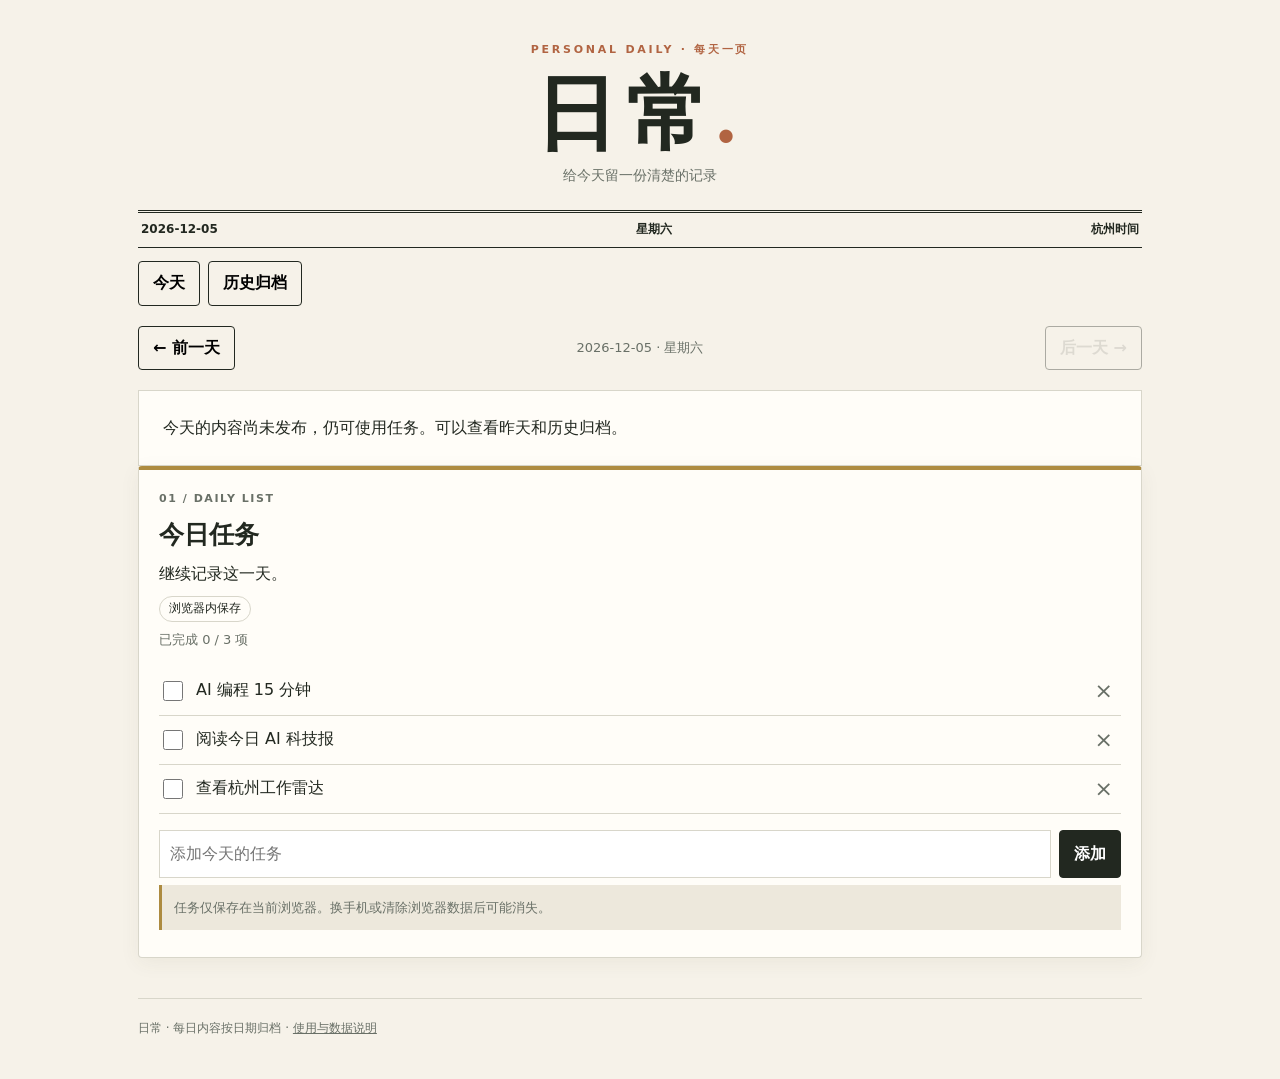
<file: index.html>
<!doctype html>
<html lang="zh-CN">
<head>
<meta charset="utf-8"><meta name="viewport" content="width=device-width,initial-scale=1">
<meta name="theme-color" content="#f6f2e9"><title>日常｜我的每日数字报</title>
<link rel="stylesheet" href="styles.css"><script src="task-store.js" defer></script><script src="app.js" defer></script>
</head>
<body><div class="shell">
<header class="masthead"><p class="kicker">PERSONAL DAILY · 每天一页</p><h1>日常<span>.</span></h1><p class="subtitle">给今天留一份清楚的记录</p><div class="edition"><span id="edition-date">加载中</span><span id="edition-day"></span><span>杭州时间</span></div></header>
<nav class="topnav" aria-label="网站导航"><button id="nav-today">今天</button><button id="nav-history">历史归档</button></nav>
<main id="main" aria-live="polite"><p>正在打开今天这一页……</p></main>
<footer>日常 · 每日内容按日期归档 · <a href="README.md">使用与数据说明</a></footer>
</div></body></html>
</file>
<file: styles.css>
:root{--paper:#f6f2e9;--card:#fffdf8;--ink:#222820;--muted:#697067;--line:#d8d6ca;--green:#35735a;--blue:#426b9b;--rust:#b16442;--gold:#ad8b40}
*{box-sizing:border-box}body{margin:0;background:var(--paper);color:var(--ink);font:16px/1.65 system-ui,"Microsoft YaHei",sans-serif}button,input{font:inherit}button{cursor:pointer}a{color:inherit}button:focus-visible,a:focus-visible,input:focus-visible,summary:focus-visible{outline:3px solid var(--blue);outline-offset:3px}.shell{max-width:1040px;margin:auto;padding:0 18px}.masthead{text-align:center;padding:30px 0 0}.kicker{font-size:11px;letter-spacing:.25em;color:var(--rust);font-weight:800}.masthead h1{font:700 clamp(48px,11vw,82px)/1.1 Georgia,serif;letter-spacing:.1em;margin:8px 0 0}.masthead h1 span{color:var(--rust)}.subtitle{margin:4px 0 23px;color:var(--muted);font-size:14px}.edition{display:flex;justify-content:space-between;gap:8px;border-top:3px double var(--ink);border-bottom:1px solid var(--ink);padding:7px 3px;font-size:12px;font-weight:700}.topnav{display:flex;gap:8px;padding:13px 0 20px}.topnav button,.date-controls button,.task-form button{border:1px solid var(--ink);background:transparent;padding:8px 14px;border-radius:4px;font-weight:700}.topnav button:hover,.date-controls button:hover{background:var(--ink);color:var(--card)}.date-controls{display:flex;justify-content:space-between;align-items:center;gap:8px;margin:0 0 20px}.date-controls span{font-size:13px;color:var(--muted);text-align:center}.date-controls button:disabled{opacity:.35;cursor:not-allowed}.intro{border-left:4px solid var(--rust);padding:3px 0 3px 14px;margin:0 0 24px}.intro h2{font:700 clamp(28px,6vw,42px)/1.2 Georgia,serif;margin:0 0 5px}.intro p{margin:0;color:var(--muted)}.cards{display:grid;grid-template-columns:repeat(2,minmax(0,1fr));gap:16px}.card{background:var(--card);border:1px solid var(--line);border-top:4px solid var(--ink);border-radius:4px;padding:20px;box-shadow:0 5px 20px #524b3310}.card.tasks{border-top-color:var(--gold)}.card.coding{border-top-color:var(--green)}.card.news{border-top-color:var(--blue)}.card.jobs{border-top-color:var(--rust)}.card-label{font-size:11px;letter-spacing:.14em;font-weight:800;color:var(--muted)}.card h3{font:700 25px/1.3 Georgia,serif;margin:10px 0}.card p{margin:7px 0;color:var(--muted)}.card .summary{color:var(--ink)}.pill{display:inline-block;border:1px solid var(--line);border-radius:30px;padding:2px 9px;font-size:12px;margin:2px 5px 0 0}.card-link{display:inline-block;margin-top:14px;text-decoration:none;font-weight:800;border-bottom:2px solid currentColor;color:var(--green)}.news .card-link{color:var(--blue)}.jobs .card-link{color:var(--rust)}.section-head{margin:12px 0 22px;border-bottom:1px solid var(--ink);padding-bottom:12px}.section-head a{text-decoration:none;color:var(--muted);font-size:13px}.section-head h2{font:700 clamp(31px,7vw,48px)/1.2 Georgia,serif;margin:8px 0}.section-head p{margin:0;color:var(--muted)}.article{max-width:790px;background:var(--card);border:1px solid var(--line);padding:clamp(18px,5vw,45px);margin:auto}.article h3{font:700 23px/1.4 Georgia,serif;margin:30px 0 10px}.article p{margin:10px 0}.article ul{padding-left:23px}.article li{margin:6px 0}.article pre{background:#1f2926;color:#eaf4eb;padding:16px;overflow:auto;border-radius:4px;font:14px/1.55 Consolas,monospace}.article code{overflow-wrap:anywhere}.article details{border:1px solid var(--line);padding:13px 16px;margin:20px 0}.article summary{cursor:pointer;font-weight:800}.source-list{padding-left:20px;overflow-wrap:anywhere}.source-list li{margin-bottom:7px}.story,.job{border-top:1px solid var(--line);padding:22px 0}.story:first-of-type,.job:first-of-type{border-top:0}.story h3,.job h3{margin-top:0}.meta{color:var(--muted);font-size:13px}.rating{color:var(--rust);font-weight:800}.task-list{padding:0;list-style:none}.task-list li{display:flex;align-items:center;gap:10px;border-bottom:1px solid var(--line);padding:10px 0}.task-list label{display:flex;align-items:center;gap:10px;flex:1;min-width:0}.task-list input{width:20px;height:20px;accent-color:var(--green);flex:none}.task-list .done{text-decoration:line-through;color:var(--muted)}.delete-task{background:transparent;border:0;color:var(--muted);font-size:22px;line-height:1;padding:3px 8px}.task-form{display:flex;gap:8px;margin-top:12px}.task-form input{min-width:0;flex:1;border:1px solid var(--line);background:white;padding:10px}.task-form button{background:var(--ink);color:white}.note{background:#ede8dc;border-left:3px solid var(--gold);padding:12px;font-size:13px;color:#59584f;margin-top:15px}.archive-list{display:grid;gap:10px}.archive-item{display:block;text-decoration:none;background:var(--card);border:1px solid var(--line);padding:16px 20px}.archive-item strong{display:block;font:700 22px Georgia,serif}.archive-item span{font-size:13px;color:var(--muted)}.empty{background:var(--card);border:1px solid var(--line);padding:24px}footer{border-top:1px solid var(--line);color:var(--muted);font-size:12px;margin-top:40px;padding:20px 0 40px}
@media(max-width:680px){.shell{padding:0 14px}.masthead{padding-top:20px}.cards{grid-template-columns:1fr;gap:12px}.card{padding:18px}.date-controls button{padding:8px}.article{padding:19px}.edition{font-size:11px}}
</file>
